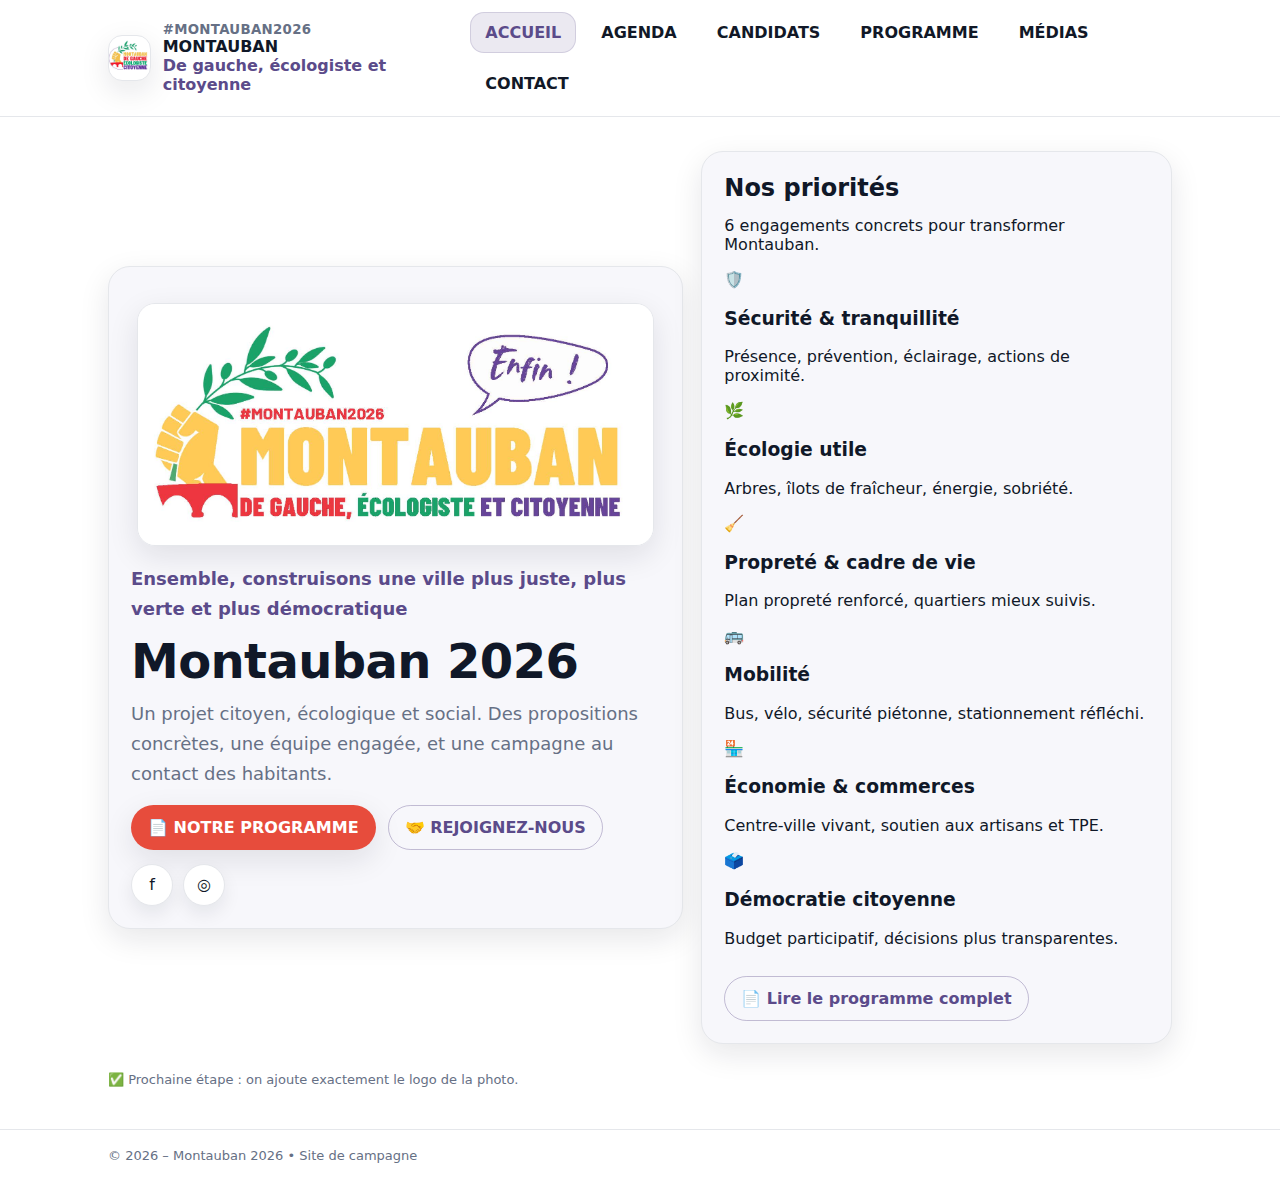
<file: index.html>
<!doctype html>
<html lang="fr">
<head>
  <meta charset="utf-8" />
  <meta name="viewport" content="width=device-width,initial-scale=1" />
  <title>Montauban 2026 – De gauche, écologiste et citoyenne</title>
  <link rel="stylesheet" href="style.css">
</head>
<body>

<div class="topbar">
  <div class="container">
    <div class="nav">
      <div class="brand">
        <div class="brandLogo"></div>
        <div class="brandTitle">
          <small>#MONTAUBAN2026</small>
          MONTAUBAN<br><span style="color:var(--purple)">De gauche, écologiste et citoyenne</span>
        </div>
      </div>

      <div class="menu">
        <a class="active" href="index.html">ACCUEIL</a>
        <a href="agenda.html">AGENDA</a>
        <a href="candidats.html">CANDIDATS</a>
        <a href="programme.html">PROGRAMME</a>
        <a href="medias.html">MÉDIAS</a>
        <a href="contact.html">CONTACT</a>
      </div>
    </div>
  </div>
</div>

<header class="hero">
  <div class="container">
    <div class="heroGrid">
      <div class="card">
        <div style="text-align:center; padding:14px 6px;">
  <img src="assets/logo-rectangle.jpg" alt="Montauban 2026"
  style="max-width:100%; height:auto; border-radius:18px; box-shadow: var(--shadow); border:1px solid var(--line);" />
</div>

        <p class="heroText" style="margin:0;font-weight:900;color:var(--purple);">
          Ensemble, construisons une ville plus juste, plus verte et plus démocratique
        </p>
        <h1 class="heroTitle">Montauban 2026</h1>
        <p class="heroText">
          Un projet citoyen, écologique et social. Des propositions concrètes, une équipe engagée,
          et une campagne au contact des habitants.
        </p>

        <div class="actions">
          <a class="btn red" href="assets/ProgrammeMGEC_V2.pdf" target="_blank" rel="noopener">
  📄 NOTRE PROGRAMME
          </a>
          <a class="btn outline" href="contact.html">🤝 REJOIGNEZ-NOUS</a>
        </div>

       <div class="social">
 <a href="https://www.facebook.com/montauban2026" target="_blank" rel="noopener" title="Facebook">f</a>
 <a href="https://www.instagram.com/montauban2026?igsh=ZjQzbTY4MjhvbzJy&utm_source=qr" target="_blank" rel="noopener" title="Instagram">◎</a>

</div>

      </div>

     <div class="card">
  <h2 style="margin-top:0">Nos priorités</h2>
  <p class="muted" style="margin-top:-6px">
    6 engagements concrets pour transformer Montauban.
  </p>

  <div class="prioritiesGrid">
    <div class="prio">
      <div class="prioIcon">🛡️</div>
      <div>
        <h3>Sécurité & tranquillité</h3>
        <p>Présence, prévention, éclairage, actions de proximité.</p>
      </div>
    </div>

    <div class="prio">
      <div class="prioIcon">🌿</div>
      <div>
        <h3>Écologie utile</h3>
        <p>Arbres, îlots de fraîcheur, énergie, sobriété.</p>
      </div>
    </div>

    <div class="prio">
      <div class="prioIcon">🧹</div>
      <div>
        <h3>Propreté & cadre de vie</h3>
        <p>Plan propreté renforcé, quartiers mieux suivis.</p>
      </div>
    </div>

    <div class="prio">
      <div class="prioIcon">🚌</div>
      <div>
        <h3>Mobilité</h3>
        <p>Bus, vélo, sécurité piétonne, stationnement réfléchi.</p>
      </div>
    </div>

    <div class="prio">
      <div class="prioIcon">🏪</div>
      <div>
        <h3>Économie & commerces</h3>
        <p>Centre-ville vivant, soutien aux artisans et TPE.</p>
      </div>
    </div>

    <div class="prio">
      <div class="prioIcon">🗳️</div>
      <div>
        <h3>Démocratie citoyenne</h3>
        <p>Budget participatif, décisions plus transparentes.</p>
      </div>
    </div>
  </div>

  <a class="btn outline" href="programme.html" style="margin-top:12px; display:inline-flex;">
    📄 Lire le programme complet
  </a>
</div>

          <div class="small" style="margin-top:10px;">✅ Prochaine étape : on ajoute exactement le logo de la photo.</div>
        </div>
      </div>
    </div>
  </div>
</header>

<div class="footer">
  <div class="container">
    © 2026 – Montauban 2026 • Site de campagne
  </div>
</div>

<script src="script.js"></script>
</body>
</html>
</file>
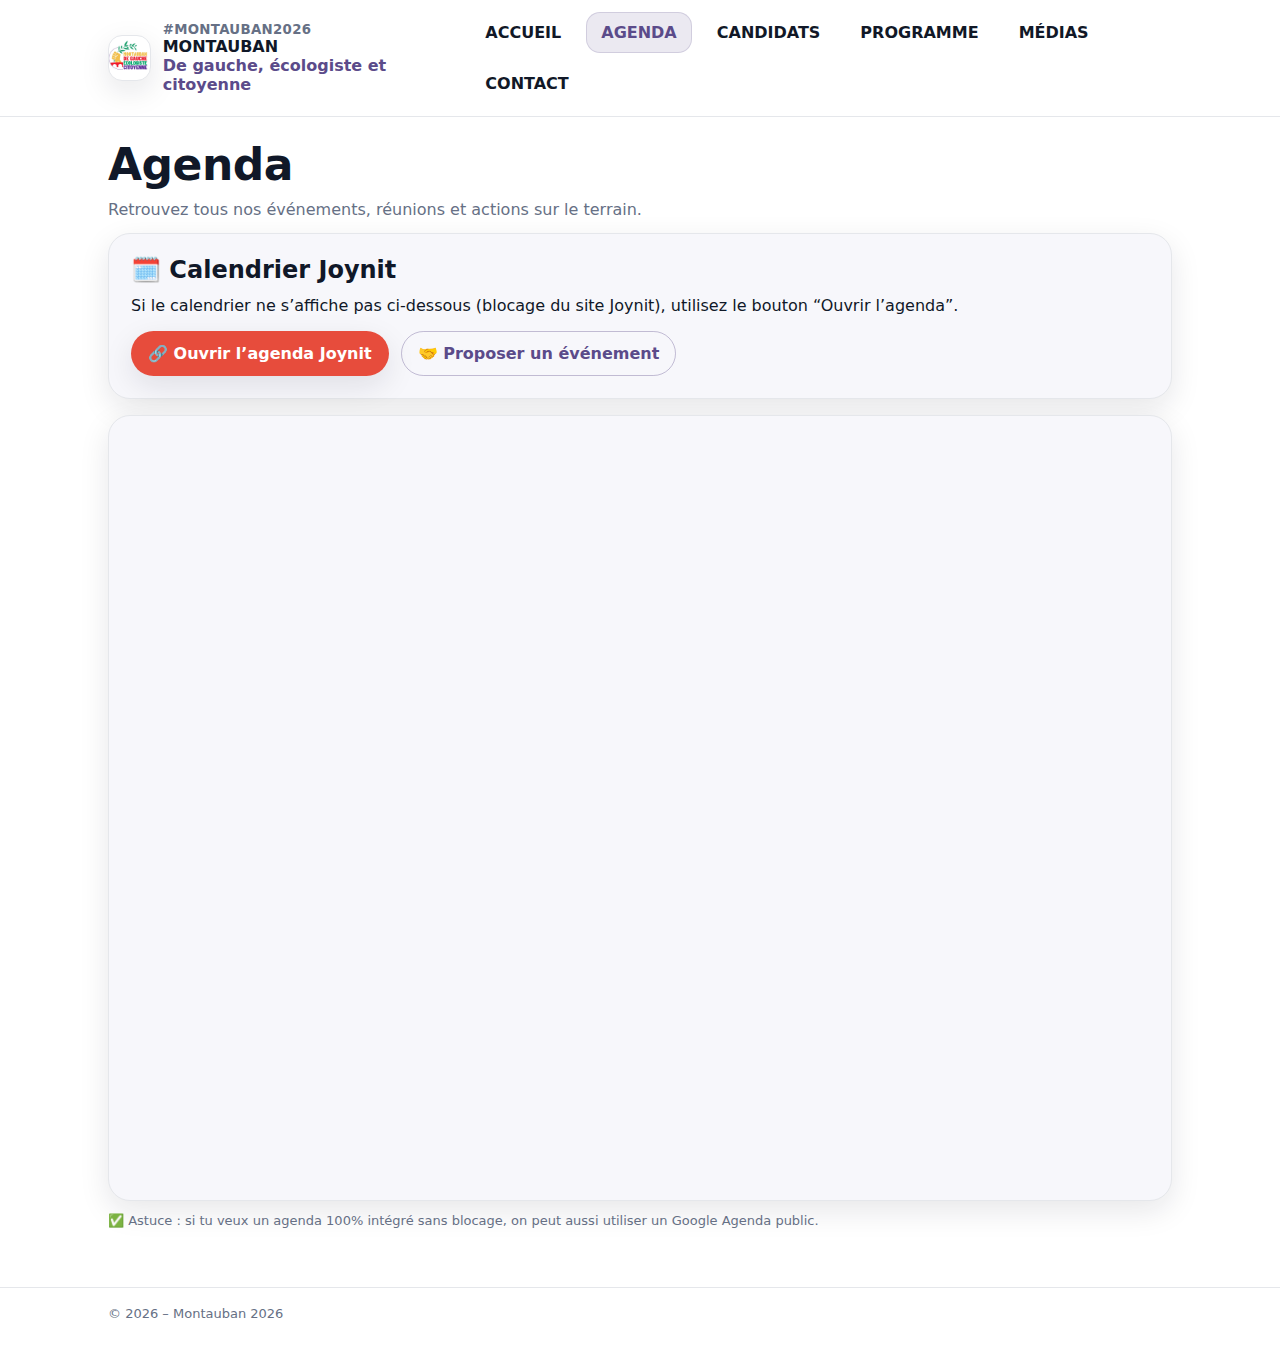
<file: agenda.html>
<!doctype html>
<html lang="fr">
<head>
  <meta charset="utf-8" />
  <meta name="viewport" content="width=device-width,initial-scale=1" />
  <title>Agenda – Montauban 2026</title>
  <link rel="stylesheet" href="style.css">
</head>

<body>

<!-- MENU -->
<div class="topbar">
  <div class="container">
    <div class="nav">
      <div class="brand">
        <div class="brandLogo"></div>
        <div class="brandTitle">
          <small>#MONTAUBAN2026</small>
          MONTAUBAN<br>
          <span style="color:var(--purple)">De gauche, écologiste et citoyenne</span>
        </div>
      </div>

      <div class="menu">
        <a href="index.html">ACCUEIL</a>
        <a class="active" href="agenda.html">AGENDA</a>
        <a href="candidats.html">CANDIDATS</a>
        <a href="programme.html">PROGRAMME</a>
        <a href="medias.html">MÉDIAS</a>
        <a href="contact.html">CONTACT</a>
      </div>
    </div>
  </div>
</div>

<section class="section">
  <div class="container">
    <h1 class="h1">Agenda</h1>
    <p class="sub">Retrouvez tous nos événements, réunions et actions sur le terrain.</p>

    <div class="card" style="margin-bottom:16px;">
      <h2 style="margin-top:0;">🗓️ Calendrier Joynit</h2>
      <p class="muted" style="margin-top:-8px;">
        Si le calendrier ne s’affiche pas ci-dessous (blocage du site Joynit), utilisez le bouton “Ouvrir l’agenda”.
      </p>

      <div style="display:flex; gap:12px; flex-wrap:wrap; margin-top:12px;">
        <a class="btn red" href="https://app.joynit.io/community/Ab8jF1KqjQuj/calendar" target="_blank" rel="noopener">
          🔗 Ouvrir l’agenda Joynit
        </a>
        <a class="btn outline" href="contact.html">
          🤝 Proposer un événement
        </a>
      </div>
    </div>

    <div class="card" style="padding:0; overflow:hidden;">
      <iframe
        src="https://app.joynit.io/community/Ab8jF1KqjQuj/calendar"
        title="Agenda Joynit – Montauban 2026"
        style="width:100%; height:780px; border:0;"
        loading="lazy"
        referrerpolicy="no-referrer-when-downgrade"
      ></iframe>
    </div>

    <p class="small" style="margin-top:12px;">
      ✅ Astuce : si tu veux un agenda 100% intégré sans blocage, on peut aussi utiliser un Google Agenda public.
    </p>
  </div>
</section>

<div class="footer">
  <div class="container">© 2026 – Montauban 2026</div>
</div>

</body>
</html>
</file>
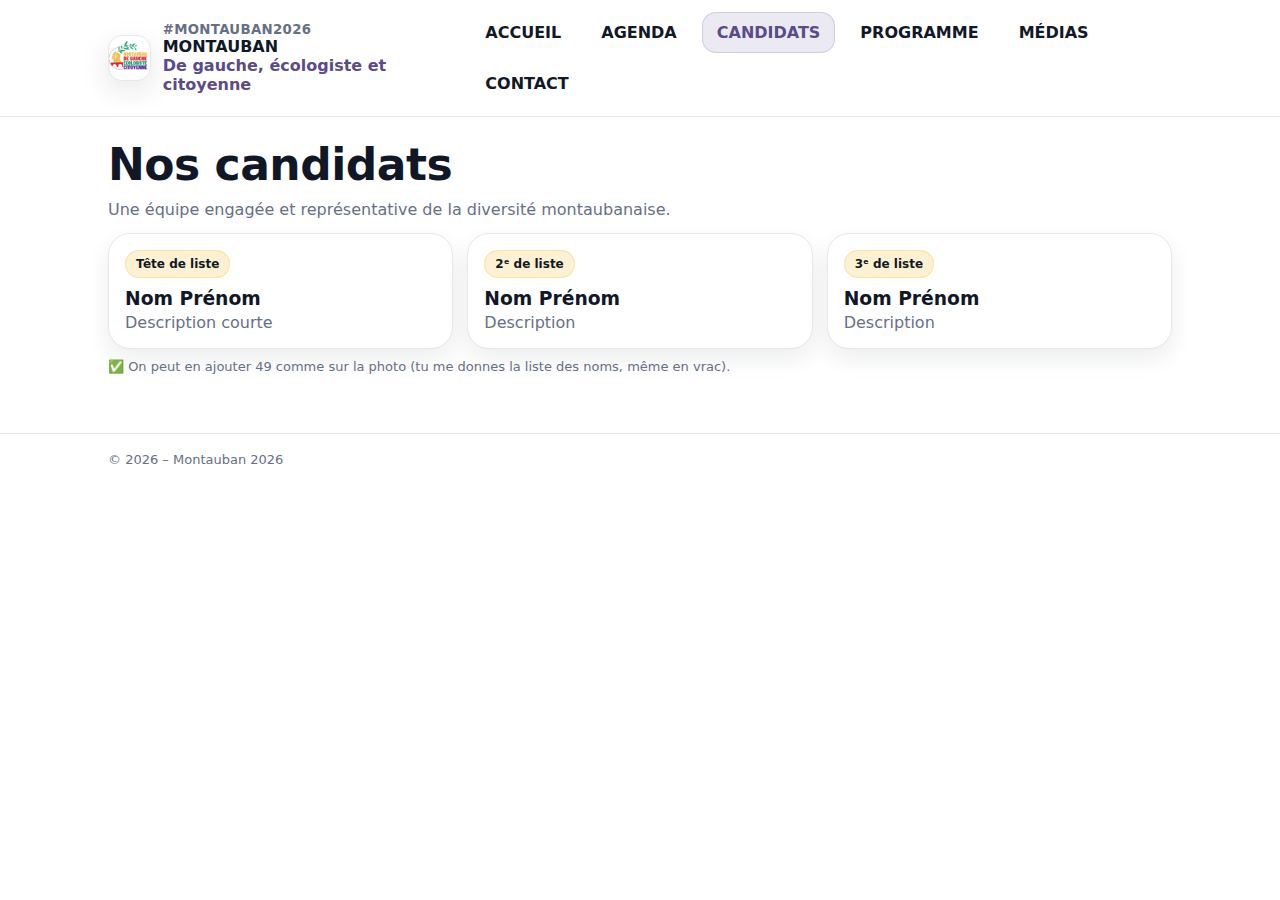
<file: candidats.html>
<!doctype html>
<html lang="fr">
<head>
  <meta charset="utf-8" />
  <meta name="viewport" content="width=device-width,initial-scale=1" />
  <title>Candidats – Montauban 2026</title>
  <link rel="stylesheet" href="style.css">
</head>
<body>
<div class="topbar"><div class="container"><div class="nav">
  <div class="brand"><div class="brandLogo"></div><div class="brandTitle"><small>#MONTAUBAN2026</small>MONTAUBAN<br><span style="color:var(--purple)">De gauche, écologiste et citoyenne</span></div></div>
  <div class="menu">
    <a href="index.html">ACCUEIL</a><a href="agenda.html">AGENDA</a><a class="active" href="candidats.html">CANDIDATS</a><a href="programme.html">PROGRAMME</a><a href="medias.html">MÉDIAS</a><a href="contact.html">CONTACT</a>
  </div>
</div></div></div>

<section class="section">
  <div class="container">
    <h1 class="h1">Nos candidats</h1>
    <p class="sub">Une équipe engagée et représentative de la diversité montaubanaise.</p>

    <div class="candidates">
      <div class="candidate">
        <span class="badge">Tête de liste</span>
        <h3 style="margin:10px 0 4px">Nom Prénom</h3>
        <p class="sub" style="margin:0">Description courte</p>
      </div>
      <div class="candidate">
        <span class="badge">2ᵉ de liste</span>
        <h3 style="margin:10px 0 4px">Nom Prénom</h3>
        <p class="sub" style="margin:0">Description</p>
      </div>
      <div class="candidate">
        <span class="badge">3ᵉ de liste</span>
        <h3 style="margin:10px 0 4px">Nom Prénom</h3>
        <p class="sub" style="margin:0">Description</p>
      </div>
    </div>

    <p class="small">✅ On peut en ajouter 49 comme sur la photo (tu me donnes la liste des noms, même en vrac).</p>
  </div>
</section>

<div class="footer"><div class="container">© 2026 – Montauban 2026</div></div>
</body>
</html>
</file>
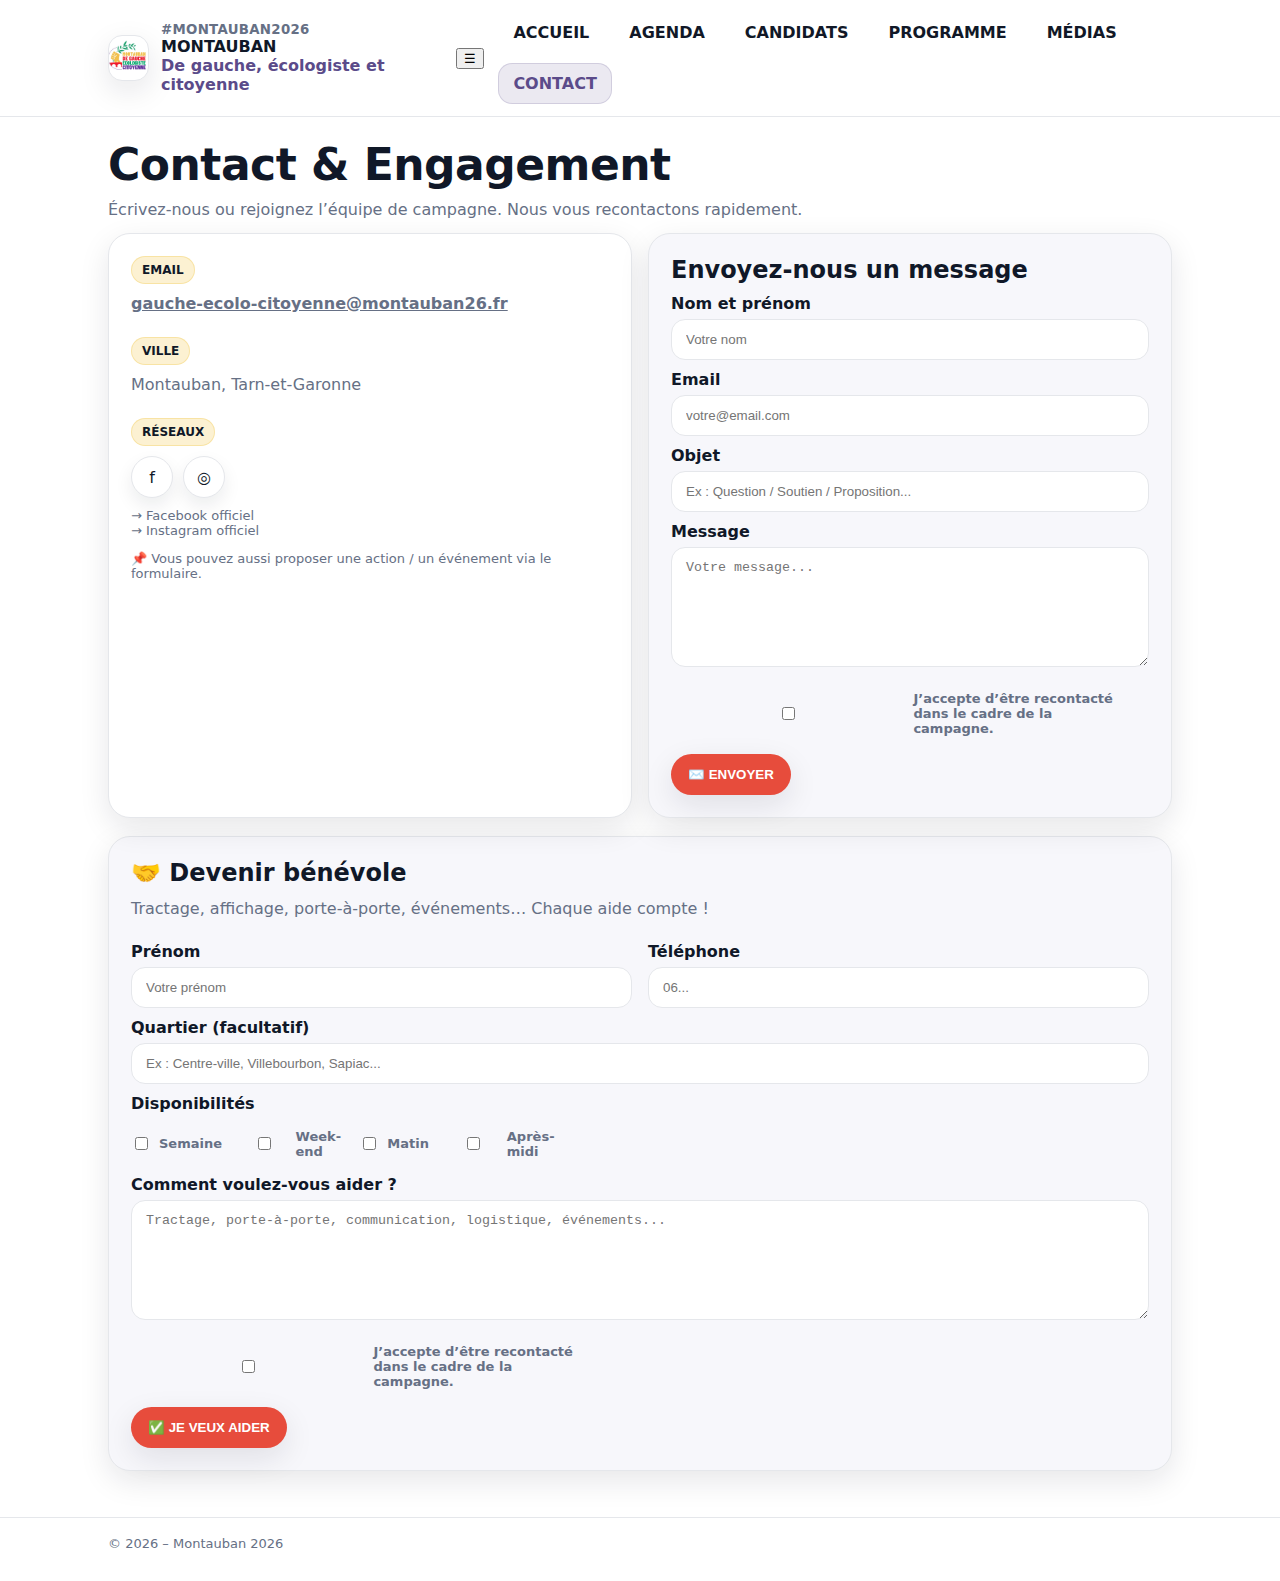
<file: contact.html>
<!doctype html>
<html lang="fr">
<head>
  <meta charset="utf-8" />
  <meta name="viewport" content="width=device-width,initial-scale=1" />
  <title>Contact – Montauban 2026</title>
  <link rel="stylesheet" href="style.css">
</head>

<body>

<div class="topbar">
  <div class="container">
    <div class="nav">

      <!-- ✅ BRAND CLIQUABLE -->
      <a class="brand" href="index.html" style="text-decoration:none;">
        <div class="brandLogo"></div>
        <div class="brandTitle">
          <small>#MONTAUBAN2026</small>
          MONTAUBAN<br>
          <span style="color:var(--purple)">De gauche, écologiste et citoyenne</span>
        </div>
      </a>

      <!-- BOUTON HAMBURGER (mobile) -->
      <button class="burger" id="burgerBtn" aria-label="Ouvrir le menu" onclick="toggleMenu()">☰</button>

      <!-- MENU -->
      <div class="menu" id="mobileMenu">
        <a href="index.html">ACCUEIL</a>
        <a href="agenda.html">AGENDA</a>
        <a href="candidats.html">CANDIDATS</a>
        <a href="programme.html">PROGRAMME</a>
        <a href="medias.html">MÉDIAS</a>
        <a class="active" href="contact.html">CONTACT</a>
      </div>

    </div>
  </div>
</div>

<section class="section">
  <div class="container">

    <h1 class="h1">Contact & Engagement</h1>
    <p class="sub">Écrivez-nous ou rejoignez l’équipe de campagne. Nous vous recontactons rapidement.</p>

    <!-- ✅ Message de confirmation (affiché seulement si ?sent=1) -->
    <div id="sentBox" class="card" style="display:none; border-left:6px solid var(--green); background:#fff; margin-bottom:16px;">
      <h2 style="margin:0 0 6px;">✅ Merci !</h2>
      <p class="sub" style="margin:0;">
        Votre message a bien été envoyé à l’équipe. Nous vous recontactons dès que possible.
      </p>
    </div>

    <div class="grid2">

      <!-- INFOS -->
      <div class="card" style="background:#fff">
        <div class="badge">EMAIL</div>
        <p class="sub" style="margin-top:10px">
          <b>
            <a href="mailto:gauche-ecolo-citoyenne@montauban26.fr" style="text-decoration:underline;">
              gauche-ecolo-citoyenne@montauban26.fr
            </a>
          </b>
        </p>

        <div style="height:10px"></div>

        <div class="badge">VILLE</div>
        <p class="sub" style="margin-top:10px">Montauban, Tarn-et-Garonne</p>

        <div style="height:10px"></div>

        <div class="badge">RÉSEAUX</div>
        <div class="social" style="margin-top:10px;">
          <a href="https://www.facebook.com/montauban2026" target="_blank" rel="noopener" title="Facebook">f</a>
          <a href="https://www.instagram.com/montauban2026?igsh=ZjQzbTY4MjhvbzJy&utm_source=qr" target="_blank" rel="noopener" title="Instagram">◎</a>
        </div>

        <p class="small" style="margin-top:10px;">
          <a href="https://www.facebook.com/montauban2026" target="_blank" rel="noopener">→ Facebook officiel</a><br>
          <a href="https://www.instagram.com/montauban2026?igsh=ZjQzbTY4MjhvbzJy&utm_source=qr" target="_blank" rel="noopener">→ Instagram officiel</a>
        </p>

        <p class="small">
          📌 Vous pouvez aussi proposer une action / un événement via le formulaire.
        </p>
      </div>

      <!-- FORMULAIRE CONTACT -->
      <div class="card">
        <h2 style="margin:0 0 10px">Envoyez-nous un message</h2>

        <!-- ✅ Formspree -->
        <form action="https://formspree.io/f/xykjyoyq" method="POST">

          <!-- ✅ Sujet + redirection -->
          <input type="hidden" name="_subject" value="[Montauban 2026] Nouveau message depuis le site" />
          <input type="hidden" name="_next" value="contact.html?sent=1" />

          <label>Nom et prénom</label>
          <input name="nom" required placeholder="Votre nom" />

          <label>Email</label>
          <input name="email" required type="email" placeholder="votre@email.com" />

          <label>Objet</label>
          <input name="objet" required placeholder="Ex : Question / Soutien / Proposition..." />

          <label>Message</label>
          <textarea name="message" required placeholder="Votre message..."></textarea>

          <div class="small">
            <label style="display:inline-flex; gap:8px; align-items:center; font-weight:800;">
              <input type="checkbox" name="consentement" required>
              J’accepte d’être recontacté dans le cadre de la campagne.
            </label>
          </div>

          <div style="height:12px"></div>
          <button class="btn red" type="submit">✉️ ENVOYER</button>
        </form>
      </div>

    </div>

    <!-- BENEVOLE -->
    <div class="card" style="margin-top:18px;">
      <h2 style="margin-top:0;">🤝 Devenir bénévole</h2>
      <p class="sub" style="margin-top:-8px;">
        Tractage, affichage, porte-à-porte, événements… Chaque aide compte !
      </p>

      <form action="https://formspree.io/f/xykjyoyq" method="POST" style="margin-top:10px;">
        <input type="hidden" name="_subject" value="[Montauban 2026] Nouveau bénévole (site)" />
        <input type="hidden" name="type" value="Bénévole" />
        <input type="hidden" name="_next" value="contact.html?sent=1" />

        <div class="grid2">
          <div>
            <label>Prénom</label>
            <input name="prenom" required placeholder="Votre prénom" />
          </div>
          <div>
            <label>Téléphone</label>
            <input name="telephone" required placeholder="06..." />
          </div>
        </div>

        <label>Quartier (facultatif)</label>
        <input name="quartier" placeholder="Ex : Centre-ville, Villebourbon, Sapiac..." />

        <label>Disponibilités</label>
        <div class="small" style="margin:6px 0 10px;">
          <label style="display:inline-flex; gap:8px; align-items:center; margin-right:14px; font-weight:800;">
            <input type="checkbox" name="disponibilites[]" value="Semaine"> Semaine
          </label>
          <label style="display:inline-flex; gap:8px; align-items:center; margin-right:14px; font-weight:800;">
            <input type="checkbox" name="disponibilites[]" value="Week-end"> Week-end
          </label>
          <label style="display:inline-flex; gap:8px; align-items:center; margin-right:14px; font-weight:800;">
            <input type="checkbox" name="disponibilites[]" value="Matin"> Matin
          </label>
          <label style="display:inline-flex; gap:8px; align-items:center; margin-right:14px; font-weight:800;">
            <input type="checkbox" name="disponibilites[]" value="Après-midi"> Après-midi
          </label>
        </div>

        <label>Comment voulez-vous aider ?</label>
        <textarea name="aide" placeholder="Tractage, porte-à-porte, communication, logistique, événements..."></textarea>

        <div class="small">
          <label style="display:inline-flex; gap:8px; align-items:center; font-weight:800;">
            <input type="checkbox" name="consentement" required>
            J’accepte d’être recontacté dans le cadre de la campagne.
          </label>
        </div>

        <div style="height:12px"></div>
        <button class="btn red" type="submit">✅ JE VEUX AIDER</button>
      </form>
    </div>

  </div>
</section>

<div class="footer">
  <div class="container">© 2026 – Montauban 2026</div>
</div>

<script src="script.js"></script>

<!-- ✅ affiche "merci" seulement après redirection -->
<script>
  (function () {
    const params = new URLSearchParams(window.location.search);
    if (params.get("sent") === "1") {
      const box = document.getElementById("sentBox");
      if (box) box.style.display = "block";
      window.history.replaceState({}, document.title, window.location.pathname);
    }
  })();
</script>

</body>
      </html>
</file>
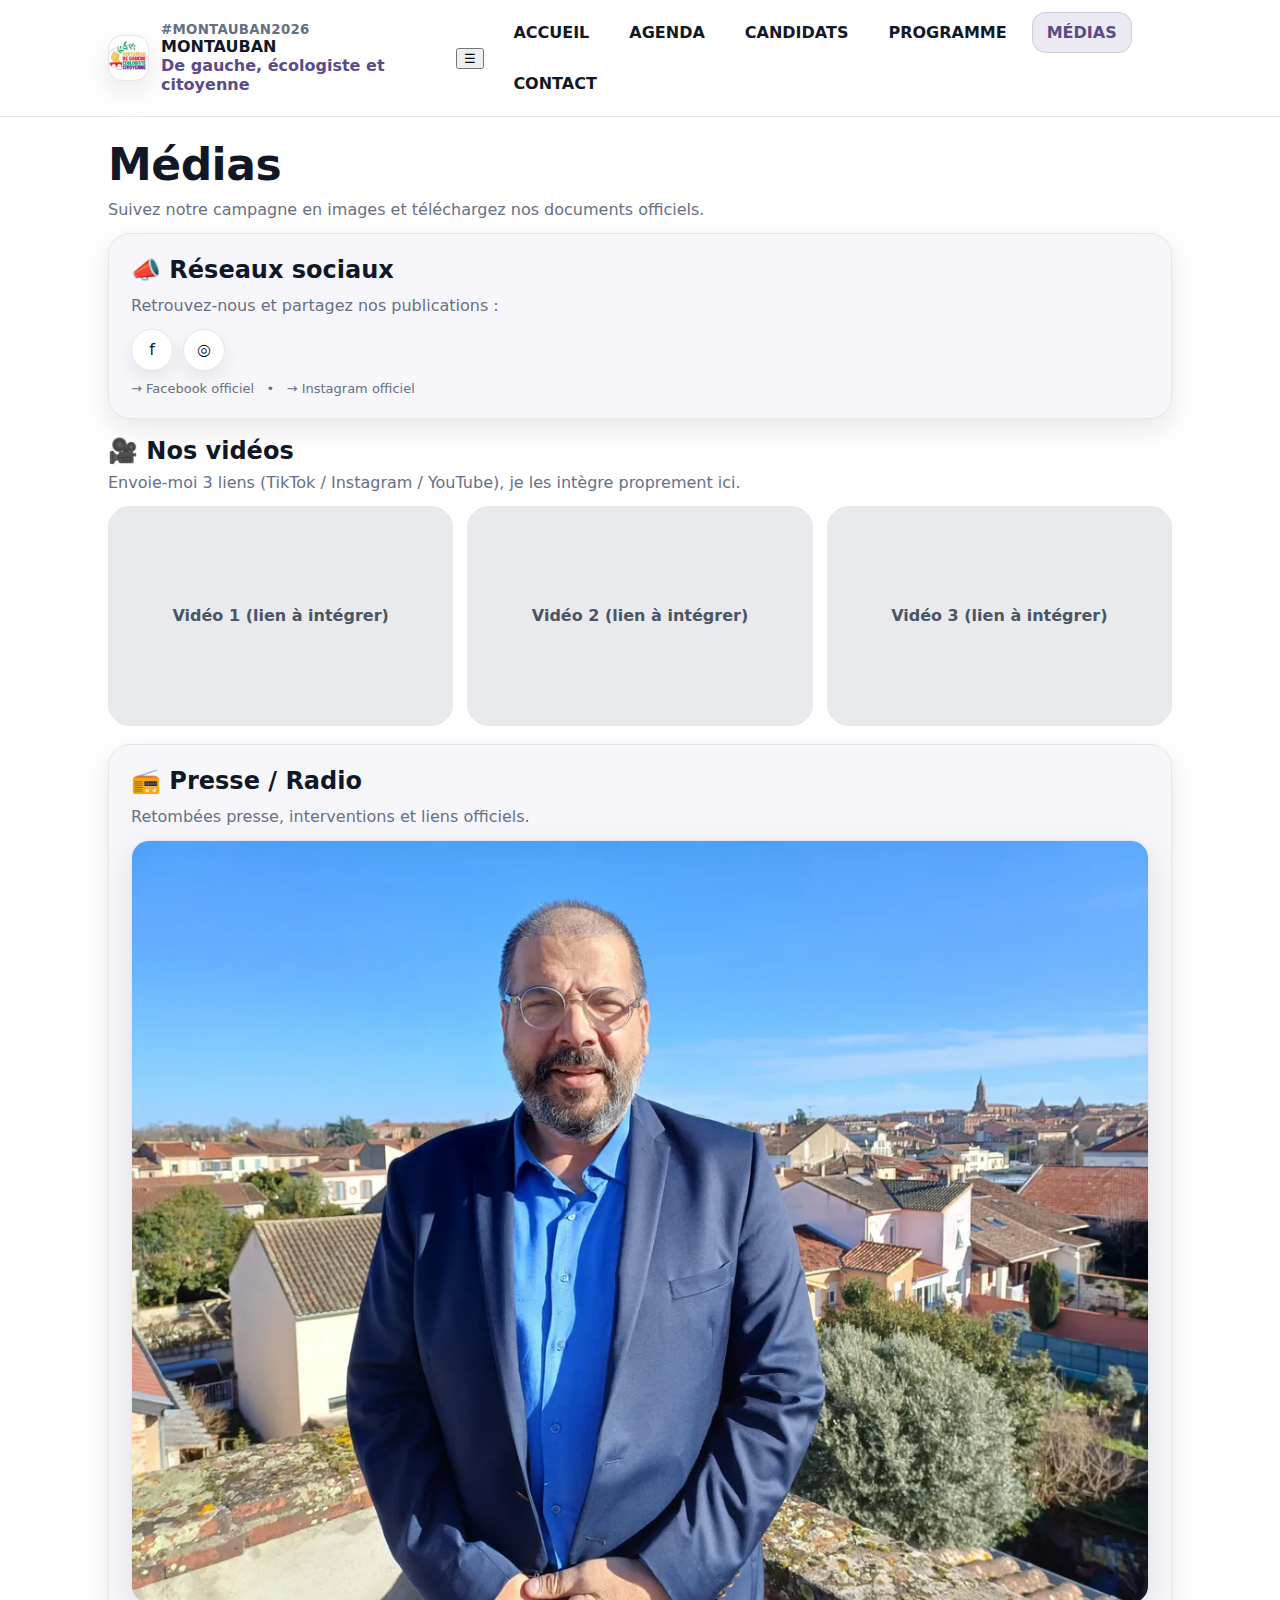
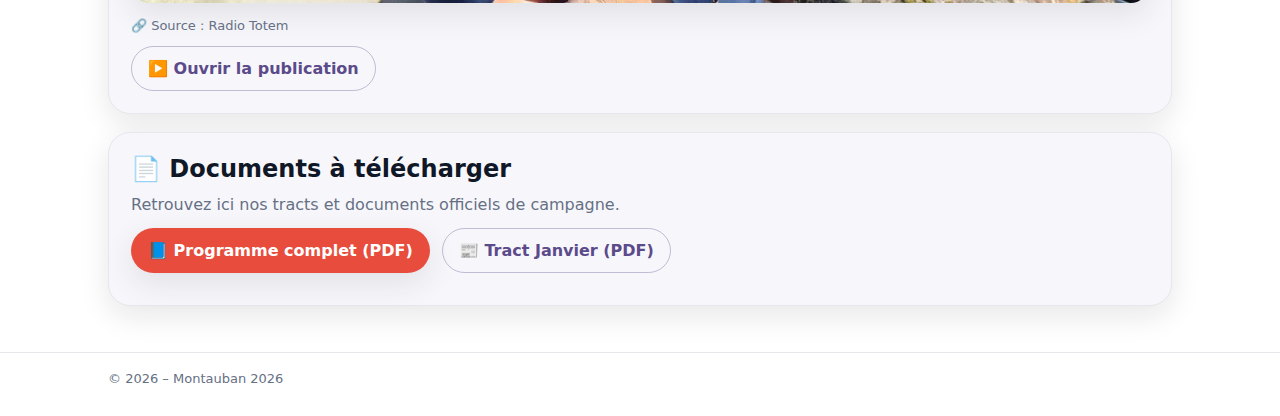
<file: medias.html>
<!doctype html>
<html lang="fr">
<head>
  <meta charset="utf-8" />
  <meta name="viewport" content="width=device-width,initial-scale=1" />
  <title>Médias – Montauban 2026</title>
  <link rel="stylesheet" href="style.css">
</head>

<body>

<div class="topbar">
  <div class="container">
    <div class="nav">

      <!-- ✅ BRAND CLIQUABLE -->
      <a class="brand" href="index.html" style="text-decoration:none;">
        <div class="brandLogo"></div>
        <div class="brandTitle">
          <small>#MONTAUBAN2026</small>
          MONTAUBAN<br>
          <span style="color:var(--purple)">De gauche, écologiste et citoyenne</span>
        </div>
      </a>

      <!-- BOUTON HAMBURGER (mobile) -->
      <button class="burger" id="burgerBtn" aria-label="Ouvrir le menu" onclick="toggleMenu()">☰</button>

      <!-- MENU -->
      <div class="menu" id="mobileMenu">
        <a href="index.html">ACCUEIL</a>
        <a href="agenda.html">AGENDA</a>
        <a href="candidats.html">CANDIDATS</a>
        <a href="programme.html">PROGRAMME</a>
        <a class="active" href="medias.html">MÉDIAS</a>
        <a href="contact.html">CONTACT</a>
      </div>

    </div>
  </div>
</div>

<section class="section">
  <div class="container">

    <h1 class="h1">Médias</h1>
    <p class="sub">Suivez notre campagne en images et téléchargez nos documents officiels.</p>

    <!-- RÉSEAUX -->
    <div class="card" style="margin-bottom:18px;">
      <h2 style="margin-top:0;">📣 Réseaux sociaux</h2>
      <p class="sub" style="margin-top:-8px;">Retrouvez-nous et partagez nos publications :</p>

      <div class="social">
        <a href="https://www.facebook.com/montauban2026" target="_blank" rel="noopener" title="Facebook">f</a>
        <a href="https://www.instagram.com/montauban2026?igsh=ZjQzbTY4MjhvbzJy&utm_source=qr" target="_blank" rel="noopener" title="Instagram">◎</a>
      </div>

      <div class="small" style="margin-top:10px;">
        <a href="https://www.facebook.com/montauban2026" target="_blank" rel="noopener">→ Facebook officiel</a>
        &nbsp;&nbsp;•&nbsp;&nbsp;
        <a href="https://www.instagram.com/montauban2026?igsh=ZjQzbTY4MjhvbzJy&utm_source=qr" target="_blank" rel="noopener">→ Instagram officiel</a>
      </div>
    </div>

    <!-- VIDÉOS -->
    <h2 style="margin:0 0 8px;">🎥 Nos vidéos</h2>
    <p class="sub">Envoie-moi 3 liens (TikTok / Instagram / YouTube), je les intègre proprement ici.</p>

    <div class="mediaGrid">
      <div class="mediaBox">Vidéo 1 (lien à intégrer)</div>
      <div class="mediaBox">Vidéo 2 (lien à intégrer)</div>
      <div class="mediaBox">Vidéo 3 (lien à intégrer)</div>
    </div>

    <!-- PRESSE / RADIO -->
    <div class="card" style="margin-top:18px;">
      <h2 style="margin-top:0;">📻 Presse / Radio</h2>
      <p class="sub" style="margin-top:-8px;">Retombées presse, interventions et liens officiels.</p>

      <!-- IMAGE CLIQUABLE -->
      <a href="https://www.radiototem.net/preview/eP4azJViNH/published"
         target="_blank" rel="noopener"
         style="display:block; margin-top:12px;">
        <img src="assets/radiototem.webp"
             alt="Publication Radio Totem – Montauban 2026"
             style="width:100%; height:auto; border-radius:18px; border:1px solid var(--line); box-shadow: var(--shadow);" />
      </a>

      <p class="small" style="margin-top:10px;">
        🔗 Source : Radio Totem
      </p>

      <a class="btn outline"
         href="https://www.radiototem.net/preview/eP4azJViNH/published"
         target="_blank" rel="noopener">
        ▶️ Ouvrir la publication
      </a>
    </div>

    <!-- DOCUMENTS -->
    <div class="card" style="margin-top:18px;">
      <h2 style="margin-top:0;">📄 Documents à télécharger</h2>
      <p class="sub" style="margin-top:-8px;">
        Retrouvez ici nos tracts et documents officiels de campagne.
      </p>

      <div style="display:flex; gap:12px; flex-wrap:wrap; margin-top:14px;">
        <a class="btn red" href="assets/Programme%20MGEC_V2.pdf" target="_blank" rel="noopener">
          📘 Programme complet (PDF)
        </a>

        <a class="btn outline" href="assets/tract-janvier-2026.pdf" target="_blank" rel="noopener">
          📰 Tract Janvier (PDF)
        </a>
      </div>

      <div class="small" style="margin-top:10px;">
      </div>
    </div>

  </div>
</section>

<div class="footer">
  <div class="container">© 2026 – Montauban 2026</div>
</div>

<script src="script.js"></script>
</body>
</html>
</file>
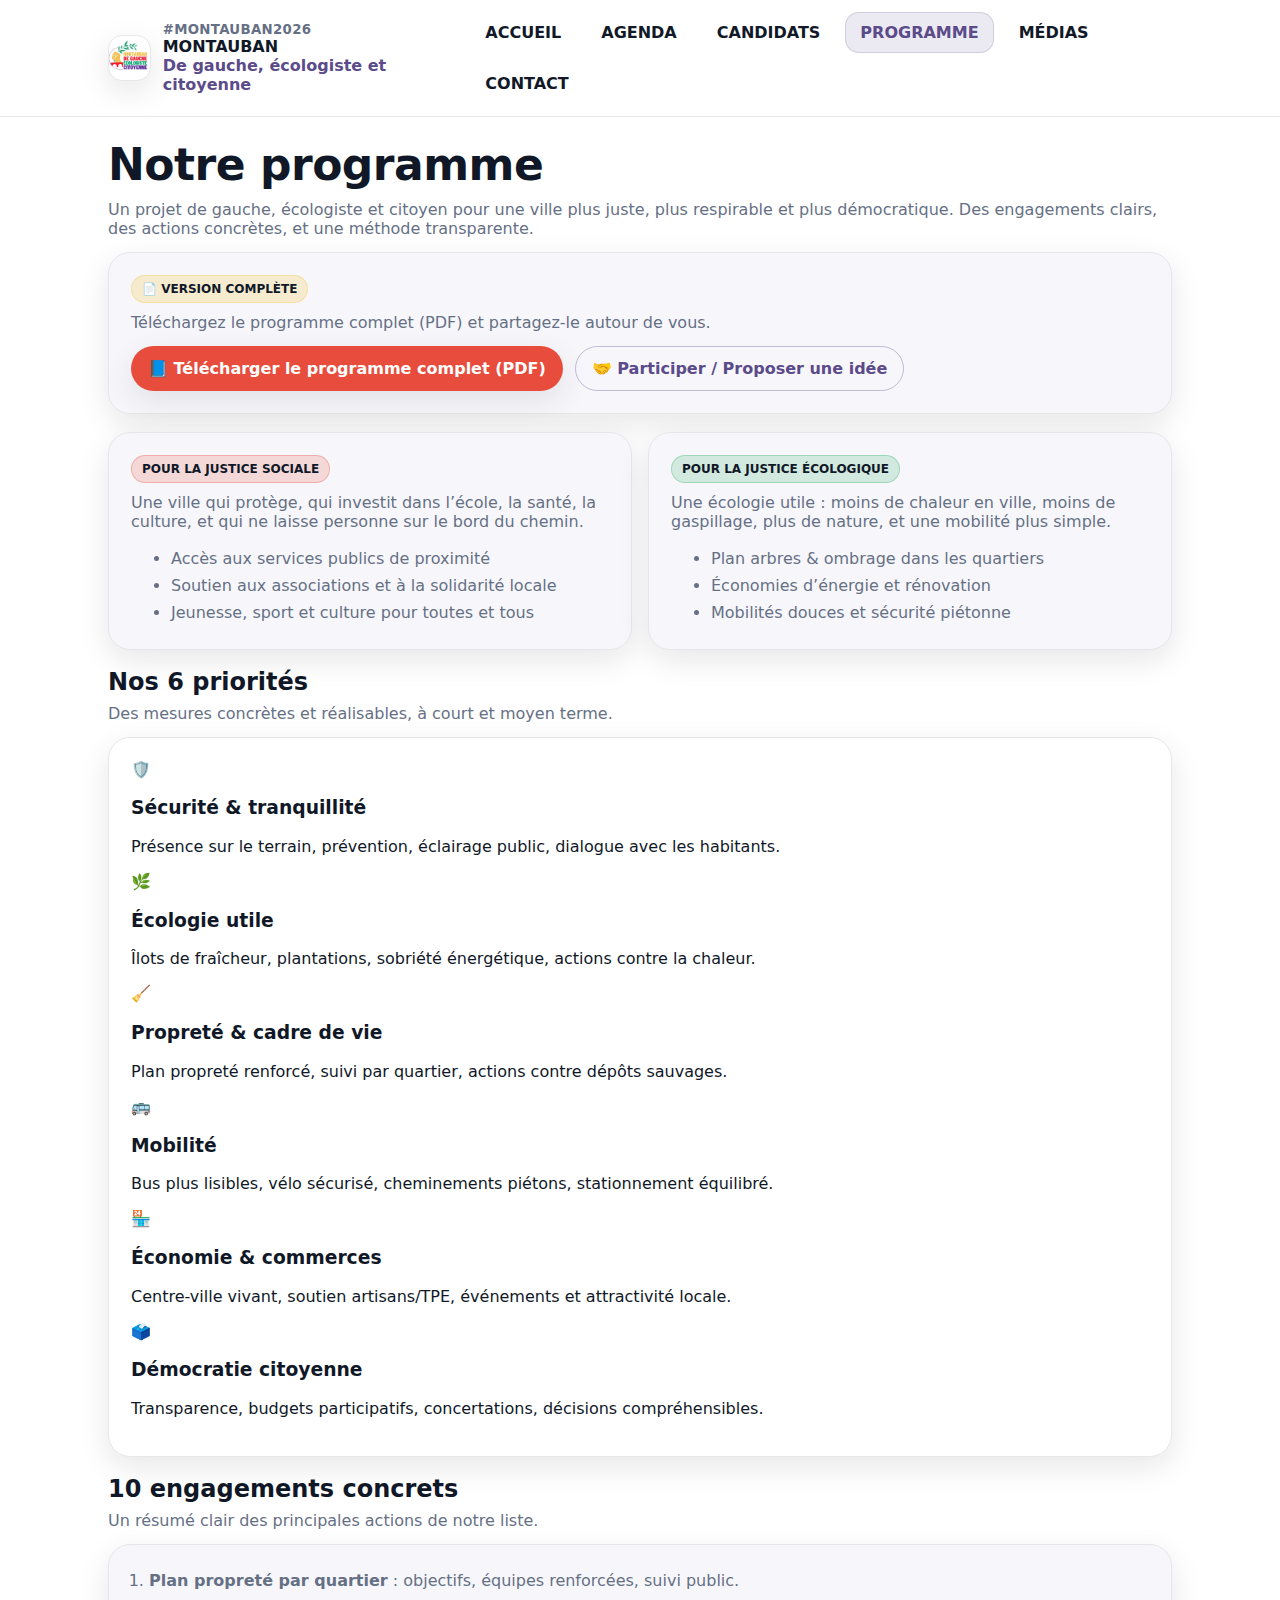
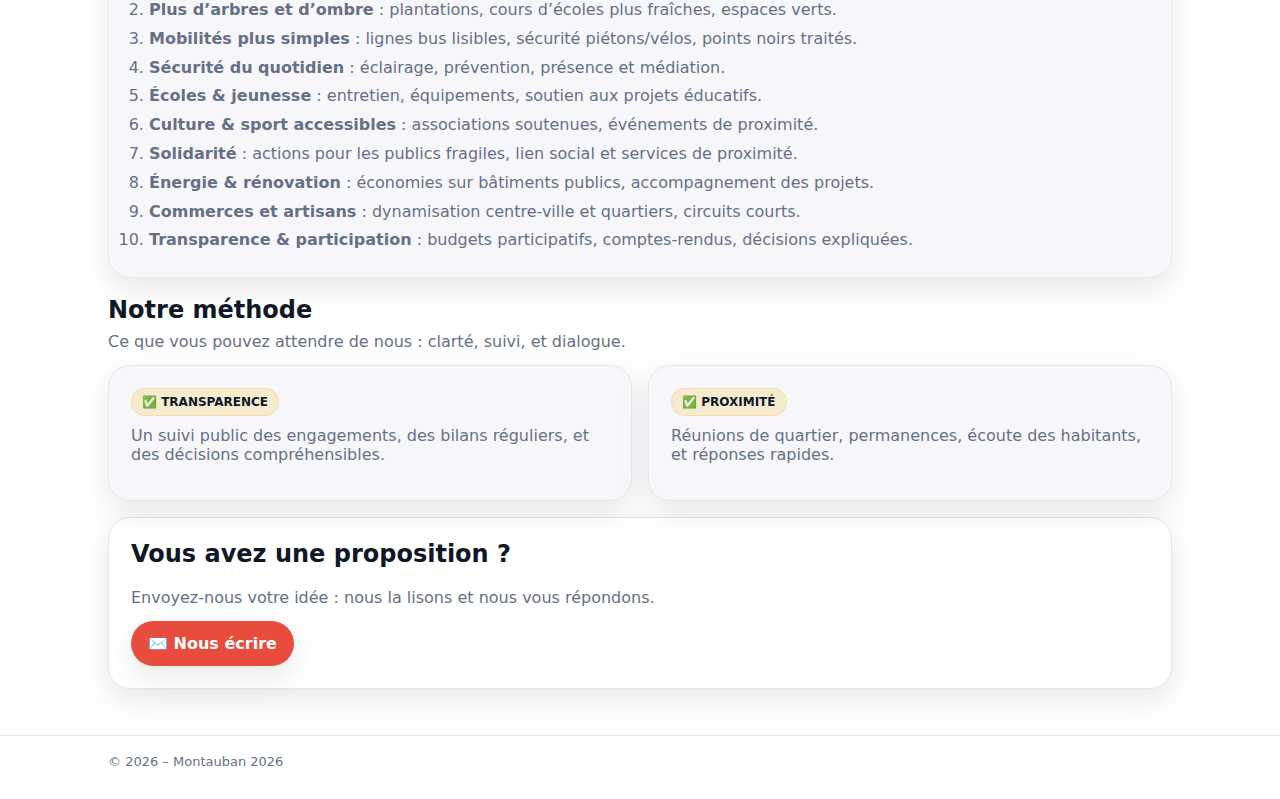
<file: programme.html>
<!doctype html>
<html lang="fr">
<head>
  <meta charset="utf-8" />
  <meta name="viewport" content="width=device-width,initial-scale=1" />
  <title>Programme – Montauban 2026</title>
  <link rel="stylesheet" href="style.css">
</head>

<body>

<div class="topbar">
  <div class="container">
    <div class="nav">
      <div class="brand">
        <div class="brandLogo"></div>
        <div class="brandTitle">
          <small>#MONTAUBAN2026</small>
          MONTAUBAN<br><span style="color:var(--purple)">De gauche, écologiste et citoyenne</span>
        </div>
      </div>
      <div class="menu">
        <a href="index.html">ACCUEIL</a>
        <a href="agenda.html">AGENDA</a>
        <a href="candidats.html">CANDIDATS</a>
        <a class="active" href="programme.html">PROGRAMME</a>
        <a href="medias.html">MÉDIAS</a>
        <a href="contact.html">CONTACT</a>
      </div>
    </div>
  </div>
</div>

<section class="section">
  <div class="container">

    <h1 class="h1">Notre programme</h1>
    <p class="sub">
      Un projet de gauche, écologiste et citoyen pour une ville plus juste, plus respirable et plus démocratique.
      Des engagements clairs, des actions concrètes, et une méthode transparente.
    </p>

    <div class="card" style="margin-top:14px;">
      <div class="badge">📄 VERSION COMPLÈTE</div>
      <p class="sub" style="margin-top:10px;">
        Téléchargez le programme complet (PDF) et partagez-le autour de vous.
      </p>
      <div style="display:flex; gap:12px; flex-wrap:wrap; margin-top:10px;">
        <a class="btn red" href="assets/Programme%20MGEC_V2.pdf" target="_blank" rel="noopener">
          📘 Télécharger le programme complet (PDF)
        </a>
        <a class="btn outline" href="contact.html">
          🤝 Participer / Proposer une idée
        </a>
      </div>
    </div>

    <div style="height:18px"></div>

    <!-- 2 grands axes -->
    <div class="grid2">
      <div class="card">
        <div class="badge" style="background:rgba(231,76,60,.18);border-color:rgba(231,76,60,.30)">POUR LA JUSTICE SOCIALE</div>
        <p class="sub" style="margin-top:10px">
          Une ville qui protège, qui investit dans l’école, la santé, la culture, et qui ne laisse personne sur le bord du chemin.
        </p>
        <ul style="margin:10px 0 0; color:var(--muted); line-height:1.7;">
          <li>Accès aux services publics de proximité</li>
          <li>Soutien aux associations et à la solidarité locale</li>
          <li>Jeunesse, sport et culture pour toutes et tous</li>
        </ul>
      </div>

      <div class="card">
        <div class="badge" style="background:rgba(39,174,96,.18);border-color:rgba(39,174,96,.30)">POUR LA JUSTICE ÉCOLOGIQUE</div>
        <p class="sub" style="margin-top:10px">
          Une écologie utile : moins de chaleur en ville, moins de gaspillage, plus de nature, et une mobilité plus simple.
        </p>
        <ul style="margin:10px 0 0; color:var(--muted); line-height:1.7;">
          <li>Plan arbres & ombrage dans les quartiers</li>
          <li>Économies d’énergie et rénovation</li>
          <li>Mobilités douces et sécurité piétonne</li>
        </ul>
      </div>
    </div>

    <div style="height:18px"></div>

    <!-- 6 priorités -->
    <h2 style="margin:0 0 8px;">Nos 6 priorités</h2>
    <p class="sub">Des mesures concrètes et réalisables, à court et moyen terme.</p>

    <div class="card" style="background:#fff">
      <div class="prioritiesGrid">
        <div class="prio">
          <div class="prioIcon">🛡️</div>
          <div>
            <h3>Sécurité & tranquillité</h3>
            <p>Présence sur le terrain, prévention, éclairage public, dialogue avec les habitants.</p>
          </div>
        </div>

        <div class="prio">
          <div class="prioIcon">🌿</div>
          <div>
            <h3>Écologie utile</h3>
            <p>Îlots de fraîcheur, plantations, sobriété énergétique, actions contre la chaleur.</p>
          </div>
        </div>

        <div class="prio">
          <div class="prioIcon">🧹</div>
          <div>
            <h3>Propreté & cadre de vie</h3>
            <p>Plan propreté renforcé, suivi par quartier, actions contre dépôts sauvages.</p>
          </div>
        </div>

        <div class="prio">
          <div class="prioIcon">🚌</div>
          <div>
            <h3>Mobilité</h3>
            <p>Bus plus lisibles, vélo sécurisé, cheminements piétons, stationnement équilibré.</p>
          </div>
        </div>

        <div class="prio">
          <div class="prioIcon">🏪</div>
          <div>
            <h3>Économie & commerces</h3>
            <p>Centre-ville vivant, soutien artisans/TPE, événements et attractivité locale.</p>
          </div>
        </div>

        <div class="prio">
          <div class="prioIcon">🗳️</div>
          <div>
            <h3>Démocratie citoyenne</h3>
            <p>Transparence, budgets participatifs, concertations, décisions compréhensibles.</p>
          </div>
        </div>
      </div>
    </div>

    <div style="height:18px"></div>

    <!-- 10 engagements -->
    <h2 style="margin:0 0 8px;">10 engagements concrets</h2>
    <p class="sub">Un résumé clair des principales actions de notre liste.</p>

    <div class="card">
      <ol style="margin:0; padding-left:18px; color:var(--muted); line-height:1.8;">
        <li><b>Plan propreté par quartier</b> : objectifs, équipes renforcées, suivi public.</li>
        <li><b>Plus d’arbres et d’ombre</b> : plantations, cours d’écoles plus fraîches, espaces verts.</li>
        <li><b>Mobilités plus simples</b> : lignes bus lisibles, sécurité piétons/vélos, points noirs traités.</li>
        <li><b>Sécurité du quotidien</b> : éclairage, prévention, présence et médiation.</li>
        <li><b>Écoles & jeunesse</b> : entretien, équipements, soutien aux projets éducatifs.</li>
        <li><b>Culture & sport accessibles</b> : associations soutenues, événements de proximité.</li>
        <li><b>Solidarité</b> : actions pour les publics fragiles, lien social et services de proximité.</li>
        <li><b>Énergie & rénovation</b> : économies sur bâtiments publics, accompagnement des projets.</li>
        <li><b>Commerces et artisans</b> : dynamisation centre-ville et quartiers, circuits courts.</li>
        <li><b>Transparence & participation</b> : budgets participatifs, comptes-rendus, décisions expliquées.</li>
      </ol>
    </div>

    <div style="height:18px"></div>

    <!-- méthode -->
    <h2 style="margin:0 0 8px;">Notre méthode</h2>
    <p class="sub">Ce que vous pouvez attendre de nous : clarté, suivi, et dialogue.</p>

    <div class="grid2">
      <div class="card">
        <div class="badge">✅ TRANSPARENCE</div>
        <p class="sub" style="margin-top:10px">
          Un suivi public des engagements, des bilans réguliers, et des décisions compréhensibles.
        </p>
      </div>
      <div class="card">
        <div class="badge">✅ PROXIMITÉ</div>
        <p class="sub" style="margin-top:10px">
          Réunions de quartier, permanences, écoute des habitants, et réponses rapides.
        </p>
      </div>
    </div>

    <div style="height:16px"></div>

    <div class="card" style="background:#fff">
      <h2 style="margin-top:0;">Vous avez une proposition ?</h2>
      <p class="sub">Envoyez-nous votre idée : nous la lisons et nous vous répondons.</p>
      <a class="btn red" href="contact.html">✉️ Nous écrire</a>
    </div>

  </div>
</section>

<div class="footer">
  <div class="container">© 2026 – Montauban 2026</div>
</div>

</body>
</html>
</file>
<file: style.css>
:root{
  --bg:#ffffff;
  --text:#101828;
  --muted:#667085;
  --purple:#5b4b8a;
  --yellow:#f2c94c;
  --red:#e74c3c;
  --green:#27ae60;
  --card:#f7f7fb;
  --line:#e5e7eb;
  --shadow: 0 10px 30px rgba(16,24,40,.10);
  --radius:22px;
}

*{box-sizing:border-box}
body{
  margin:0;
  font-family: system-ui, -apple-system, Segoe UI, Roboto, Arial, sans-serif;
  color:var(--text);
  background:var(--bg);
}

a{color:inherit; text-decoration:none}

.container{
  max-width:1100px;
  margin:0 auto;
  padding:0 18px;
}

/* Header / menu */
.topbar{
  position:sticky;
  top:0;
  z-index:10;
  background:#fff;
  border-bottom:1px solid var(--line);
}
.nav{
  display:flex;
  align-items:center;
  justify-content:space-between;
  gap:14px;
  padding:12px 0;
}
.brand{
  display:flex;
  align-items:center;
  gap:12px;
  font-weight:800;
}
.brandLogo{
  width:46px;height:46px;border-radius:14px;
  background: #fff url("assets/logo-carre.jpg") center/cover no-repeat;
  border:1px solid var(--line);
  box-shadow: var(--shadow);
}

}
.brandTitle{
  line-height:1.05;
}
.brandTitle small{
  display:block;
  color:var(--muted);
  font-weight:800;
  letter-spacing:.3px;
}
.menu{
  display:flex;
  gap:10px;
  flex-wrap:wrap;
  align-items:center;
}
.menu a{
  padding:10px 14px;
  border-radius:14px;
  font-weight:800;
  color:#111827;
  border:1px solid transparent;
}
.menu a.active{
  background: rgba(91,75,138,.12);
  border-color: rgba(91,75,138,.18);
  color: var(--purple);
}

/* Hero */
.hero{
  padding:34px 0 18px;
}
.heroGrid{
  display:grid;
  grid-template-columns: 1.1fr .9fr;
  gap:18px;
  align-items:center;
}
@media (max-width: 900px){
  .heroGrid{grid-template-columns:1fr}
}
.card{
  background:var(--card);
  border:1px solid var(--line);
  border-radius:var(--radius);
  box-shadow: var(--shadow);
  padding:22px;
}
.heroTitle{
  font-size:48px;
  letter-spacing:-.6px;
  margin:10px 0 10px;
}
@media (max-width: 520px){ .heroTitle{font-size:38px} }
.heroText{
  color:var(--muted);
  font-size:18px;
  margin:0;
  line-height:1.65;
}

/* Buttons */
.actions{
  display:flex;
  gap:12px;
  flex-wrap:wrap;
  margin-top:16px;
}
.btn{
  display:inline-flex;
  align-items:center;
  gap:10px;
  padding:12px 16px;
  border-radius:999px;
  font-weight:900;
  border:1px solid transparent;
  cursor:pointer;
  user-select:none;
}
.btn.red{
  background: var(--red);
  color:#fff;
  box-shadow: var(--shadow);
}
.btn.outline{
  background:transparent;
  border-color: rgba(91,75,138,.35);
  color: var(--purple);
}

/* Social bubbles */
.social{
  display:flex;
  gap:10px;
  margin-top:14px;
}
.social a{
  width:42px;height:42px;
  display:flex;align-items:center;justify-content:center;
  border-radius:999px;
  border:1px solid var(--line);
  background:#fff;
  box-shadow: 0 8px 18px rgba(16,24,40,.08);
}

/* Sections */
.section{
  padding:22px 0;
}
.h1{
  font-size:44px;
  margin:0 0 10px;
  letter-spacing:-.5px;
}
.sub{
  color:var(--muted);
  margin:0 0 14px;
}
.grid2{
  display:grid;
  grid-template-columns: 1fr 1fr;
  gap:16px;
}
@media (max-width: 900px){ .grid2{grid-template-columns:1fr} }

/* Candidates list */
.candidates{
  display:grid;
  grid-template-columns: repeat(3, 1fr);
  gap:14px;
}
@media (max-width: 900px){ .candidates{grid-template-columns:1fr} }
.candidate{
  background:#fff;
  border:1px solid var(--line);
  border-radius: var(--radius);
  padding:16px;
  box-shadow: 0 10px 24px rgba(16,24,40,.08);
}
.badge{
  display:inline-flex;
  align-items:center;
  padding:6px 10px;
  border-radius:999px;
  background: rgba(242,201,76,.25);
  border:1px solid rgba(242,201,76,.35);
  font-weight:900;
  font-size:12px;
}

/* Media boxes */
.mediaGrid{
  display:grid;
  grid-template-columns: 1fr 1fr 1fr;
  gap:14px;
}
@media (max-width: 900px){ .mediaGrid{grid-template-columns:1fr} }
.mediaBox{
  height:220px;
  border-radius: var(--radius);
  border:1px solid var(--line);
  background: #e9eaee;
  display:flex;
  align-items:center;
  justify-content:center;
  color:#4b5563;
  font-weight:900;
}

/* Contact form */
label{display:block; font-weight:900; margin:10px 0 6px}
input, textarea{
  width:100%;
  padding:12px 14px;
  border-radius:14px;
  border:1px solid var(--line);
  background:#fff;
  outline:none;
}
textarea{min-height:120px; resize:vertical}
.small{
  font-size:13px;
  color:var(--muted);
  margin-top:10px;
}

/* Footer */
.footer{
  margin-top:24px;
  border-top:1px solid var(--line);
  padding:18px 0 30px;
  color:var(--muted);
  font-size:13px;
}
</file>
